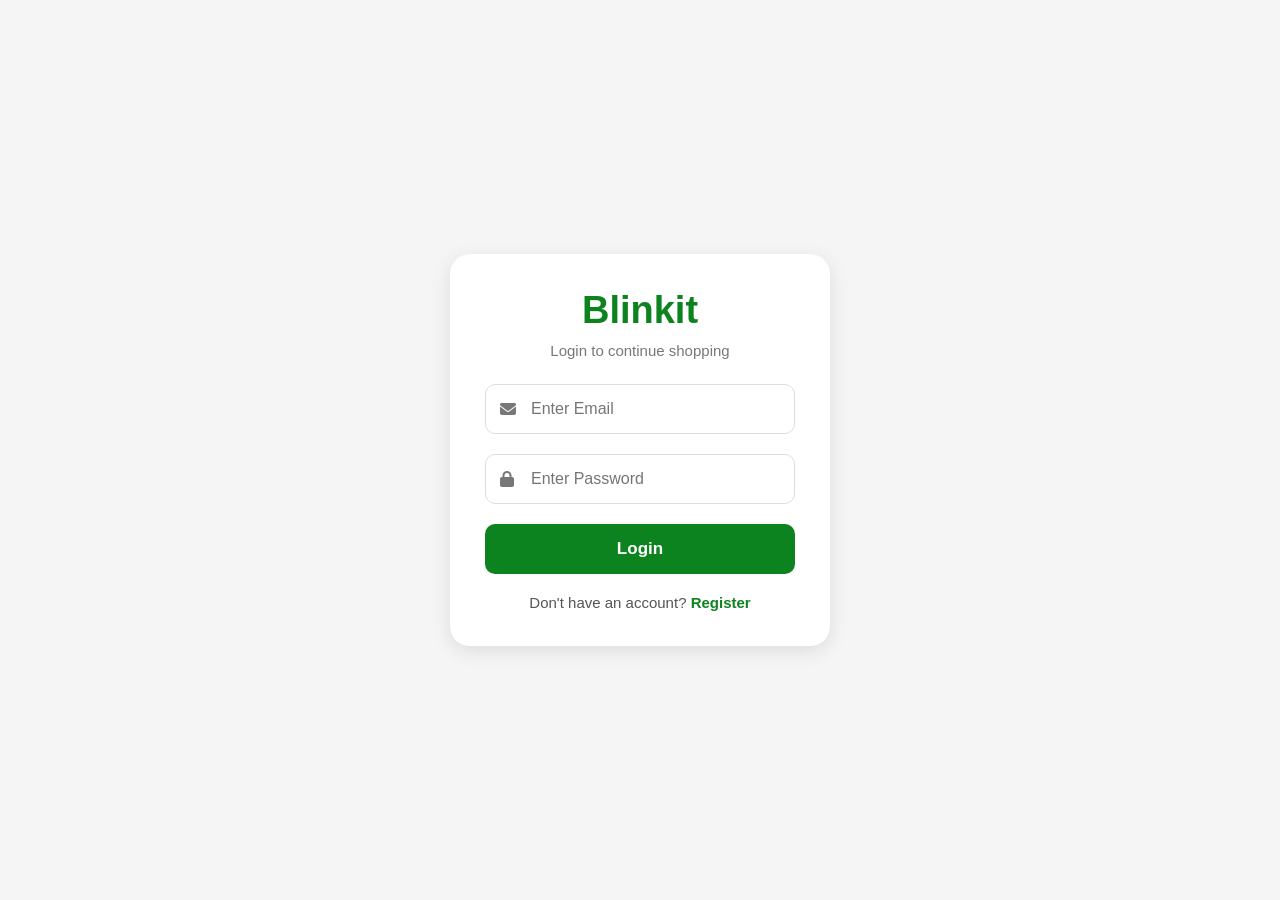
<file: login.html>
<!DOCTYPE html>
<html lang="en">

<head>

<meta charset="UTF-8">
<meta name="viewport" content="width=device-width, initial-scale=1.0">

<title>Login</title>

<link rel="stylesheet"
href="https://cdnjs.cloudflare.com/ajax/libs/font-awesome/6.5.1/css/all.min.css">

<style>

/* =========================
   BODY
========================= */

*{
    margin:0;
    padding:0;
    box-sizing:border-box;
    font-family:Arial, Helvetica, sans-serif;
}

body{

    height:100vh;

    display:flex;

    justify-content:center;

    align-items:center;

    background:#f5f5f5;
}


/* =========================
   LOGIN BOX
========================= */

.login-container{

    width:380px;

    background:#ffffff;

    padding:35px;

    border-radius:20px;

    box-shadow:0 5px 20px rgba(0,0,0,0.1);

    text-align:center;
}


/* LOGO */

.login-container h1{

    color:#0c831f;

    margin-bottom:10px;

    font-size:38px;
}

/* TEXT */

.login-container p{

    color:#777777;

    margin-bottom:25px;

    font-size:15px;
}

/* INPUT BOX */

.input-box{

    position:relative;

    margin-bottom:20px;
}

.input-box input{

    width:100%;

    height:50px;

    border:1px solid #dddddd;

    border-radius:10px;

    padding-left:45px;

    font-size:16px;

    outline:none;
}

/* ICON */

.input-box i{

    position:absolute;

    left:15px;

    top:50%;

    transform:translateY(-50%);

    color:#777777;
}

/* BUTTON */

.login-btn{

    width:100%;

    height:50px;

    border:none;

    background:#0c831f;

    color:#ffffff;

    border-radius:10px;

    font-size:17px;

    cursor:pointer;

    transition:0.3s;

    font-weight:600;
}

.login-btn:hover{

    background:#096b18;
}

/* REGISTER TEXT */

.register-text{

    margin-top:20px;

    font-size:15px;

    color:#555555;
}

/* REGISTER LINK */

.register-text a{

    text-decoration:none;

    color:#0c831f;

    font-weight:600;
}

/* HOVER */

.register-text a:hover{

    color:#096b18;
}

</style>

</head>

<body>

<!-- LOGIN BOX -->

<div class="login-container">

    <h1>Blinkit</h1>

    <p>Login to continue shopping</p>

    <!-- EMAIL -->

    <div class="input-box">

        <i class="fa-solid fa-envelope"></i>

        <input type="email"
        id="email"
        placeholder="Enter Email">

    </div>

    <!-- PASSWORD -->

    <div class="input-box">

        <i class="fa-solid fa-lock"></i>

        <input type="password"
        id="password"
        placeholder="Enter Password">

    </div>

    <!-- BUTTON -->

    <button class="login-btn"
    onclick="loginUser()">

        Login

    </button>

    <!-- REGISTER -->

    <div class="register-text">

        Don't have an account?

        <a href="register.html">

            Register

        </a>

    </div>

</div>


<script>

/* =========================
   LOGIN FUNCTION
========================= */

function loginUser(){

    const email =
    document.getElementById("email").value;

    const password =
    document.getElementById("password").value;

    if(email === "" || password === ""){

        alert("Please fill all fields");

    }
    else{

        alert("Login Successful");

        window.location.href = "index.html";
    }

}

</script>

</body>
</html>
</file>
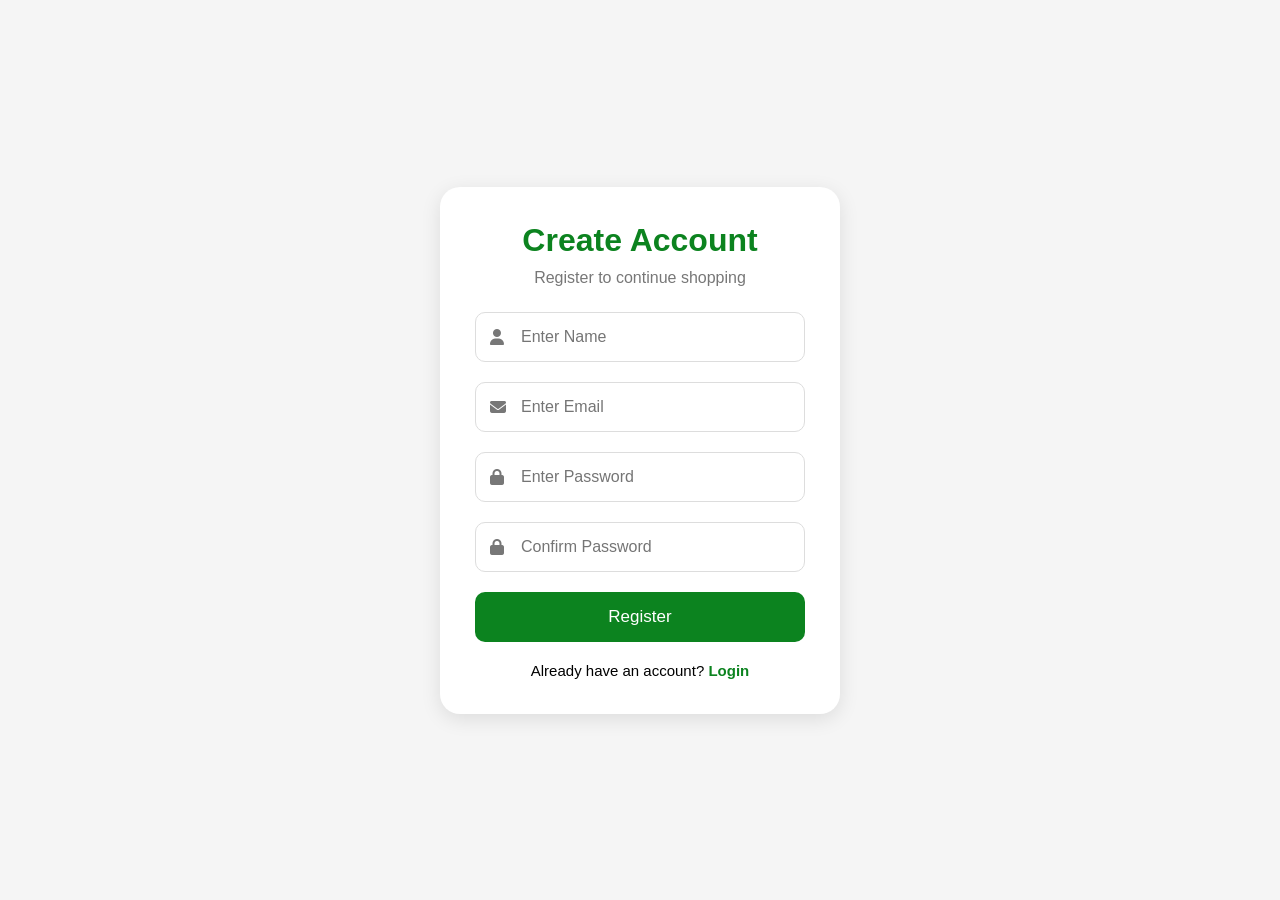
<file: register.html>
<!DOCTYPE html>
<html lang="en">

<head>

<meta charset="UTF-8">
<meta name="viewport" content="width=device-width, initial-scale=1.0">

<title>Register</title>

<link rel="stylesheet"
href="https://cdnjs.cloudflare.com/ajax/libs/font-awesome/6.5.1/css/all.min.css">

<style>

/* =========================
   BODY
========================= */

*{
    margin:0;
    padding:0;
    box-sizing:border-box;
    font-family:Arial, Helvetica, sans-serif;
}

body{

    height:100vh;

    display:flex;

    justify-content:center;

    align-items:center;

    background:#f5f5f5;
}


/* =========================
   REGISTER BOX
========================= */

.register-container{

    width:400px;

    background:#ffffff;

    padding:35px;

    border-radius:20px;

    box-shadow:0 5px 20px rgba(0,0,0,0.1);

    text-align:center;
}

/* TITLE */

.register-container h1{

    color:#0c831f;

    margin-bottom:10px;
}

/* TEXT */

.register-container p{

    color:#777777;

    margin-bottom:25px;
}

/* INPUT BOX */

.input-box{

    position:relative;

    margin-bottom:20px;
}

.input-box input{

    width:100%;

    height:50px;

    border:1px solid #dddddd;

    border-radius:10px;

    padding-left:45px;

    font-size:16px;
}

/* ICON */

.input-box i{

    position:absolute;

    left:15px;

    top:50%;

    transform:translateY(-50%);

    color:#777777;
}

/* BUTTON */

.register-btn{

    width:100%;

    height:50px;

    border:none;

    background:#0c831f;

    color:#ffffff;

    border-radius:10px;

    font-size:17px;

    cursor:pointer;

    transition:0.3s;
}

.register-btn:hover{

    background:#096b18;
}

/* LOGIN */

.login-text{

    margin-top:20px;

    font-size:15px;
}

.login-text a{

    color:#0c831f;

    text-decoration:none;

    font-weight:600;
}

</style>

</head>

<body>

<!-- REGISTER BOX -->

<div class="register-container">

    <h1>Create Account</h1>

    <p>Register to continue shopping</p>

    <!-- NAME -->

    <div class="input-box">

        <i class="fa-solid fa-user"></i>

        <input type="text"
        id="name"
        placeholder="Enter Name">

    </div>

    <!-- EMAIL -->

    <div class="input-box">

        <i class="fa-solid fa-envelope"></i>

        <input type="email"
        id="email"
        placeholder="Enter Email">

    </div>

    <!-- PASSWORD -->

    <div class="input-box">

        <i class="fa-solid fa-lock"></i>

        <input type="password"
        id="password"
        placeholder="Enter Password">

    </div>

    <!-- CONFIRM PASSWORD -->

    <div class="input-box">

        <i class="fa-solid fa-lock"></i>

        <input type="password"
        id="confirmPassword"
        placeholder="Confirm Password">

    </div>

    <!-- BUTTON -->

    <button class="register-btn"
    onclick="registerUser()">

        Register

    </button>

    <!-- LOGIN -->

    <div class="login-text">

        Already have an account?

        <a href="login.html">

            Login

        </a>

    </div>

</div>


<script>

/* =========================
   REGISTER FUNCTION
========================= */

function registerUser(){

    const name =
    document.getElementById("name").value;

    const email =
    document.getElementById("email").value;

    const password =
    document.getElementById("password").value;

    const confirmPassword =
    document.getElementById("confirmPassword").value;

    /* EMPTY CHECK */

    if(
        name === "" ||
        email === "" ||
        password === "" ||
        confirmPassword === ""
    ){

        alert("Please fill all fields");

        return;
    }

    /* PASSWORD CHECK */

    if(password !== confirmPassword){

        alert("Passwords do not match");

        return;
    }

    /* SUCCESS */

    alert("Registration Successful");

    window.location.href = "login.html";

}

</script>

</body>
</html>
</file>
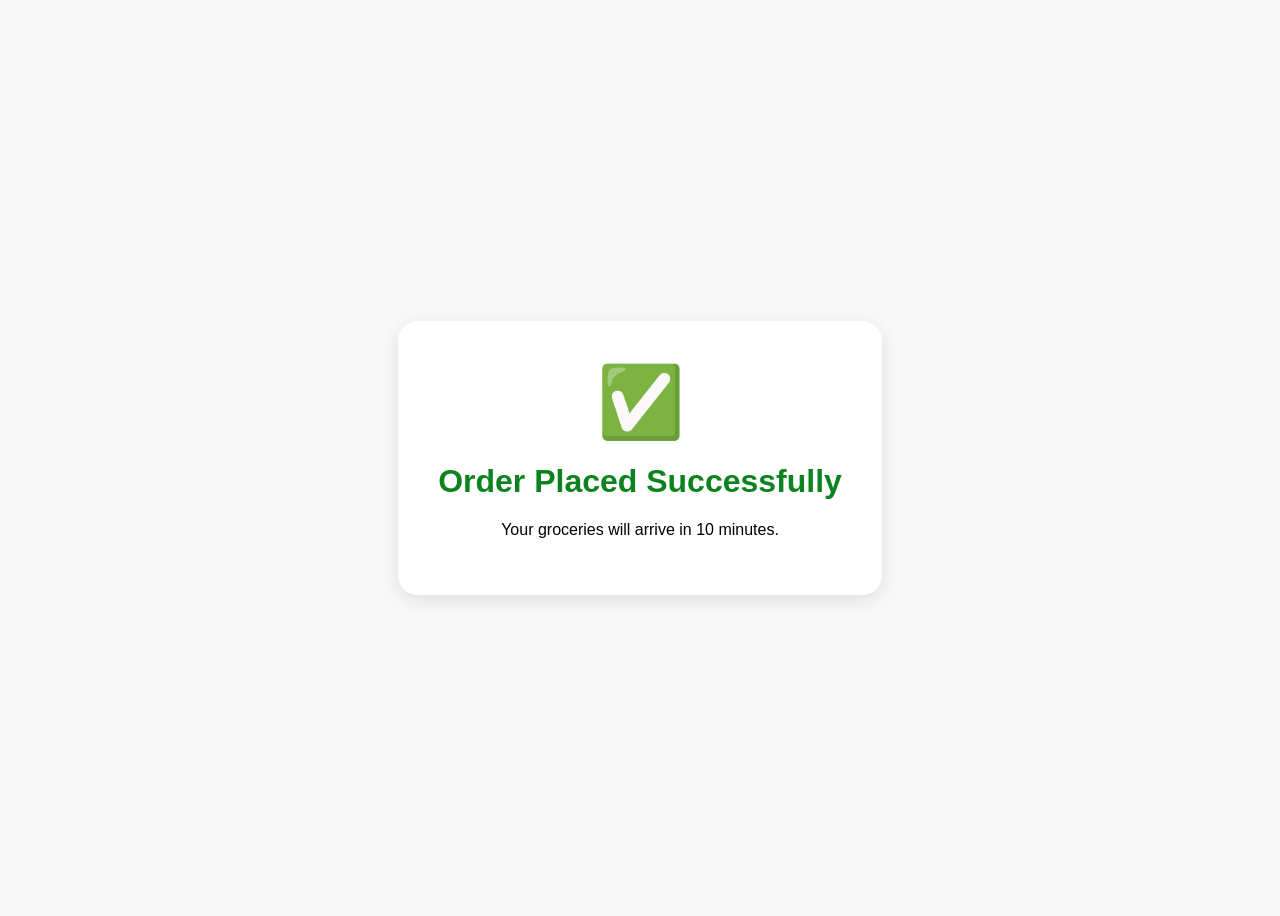
<file: success.html>
<!DOCTYPE html>
<html lang="en">
<head>

<meta charset="UTF-8">
<meta name="viewport"
content="width=device-width, initial-scale=1.0">

<title>Order Success</title>

<style>

body{

    display:flex;

    justify-content:center;

    align-items:center;

    height:100vh;

    background:#f8f8f8;

    font-family:Arial;
}

.success-box{

    background:white;

    padding:40px;

    border-radius:20px;

    text-align:center;

    box-shadow:0 5px 20px rgba(0,0,0,0.1);
}

.tick{

    font-size:70px;
}

h1{

    color:#0c831f;

    margin-top:20px;
}

</style>

</head>
<body>

<div class="success-box">

    <div class="tick">

        ✅ 

    </div>

    <h1>

        Order Placed Successfully

    </h1>

    <p>

        Your groceries will arrive
        in 10 minutes.

    </p>

</div>

</body>
</html>
</file>
